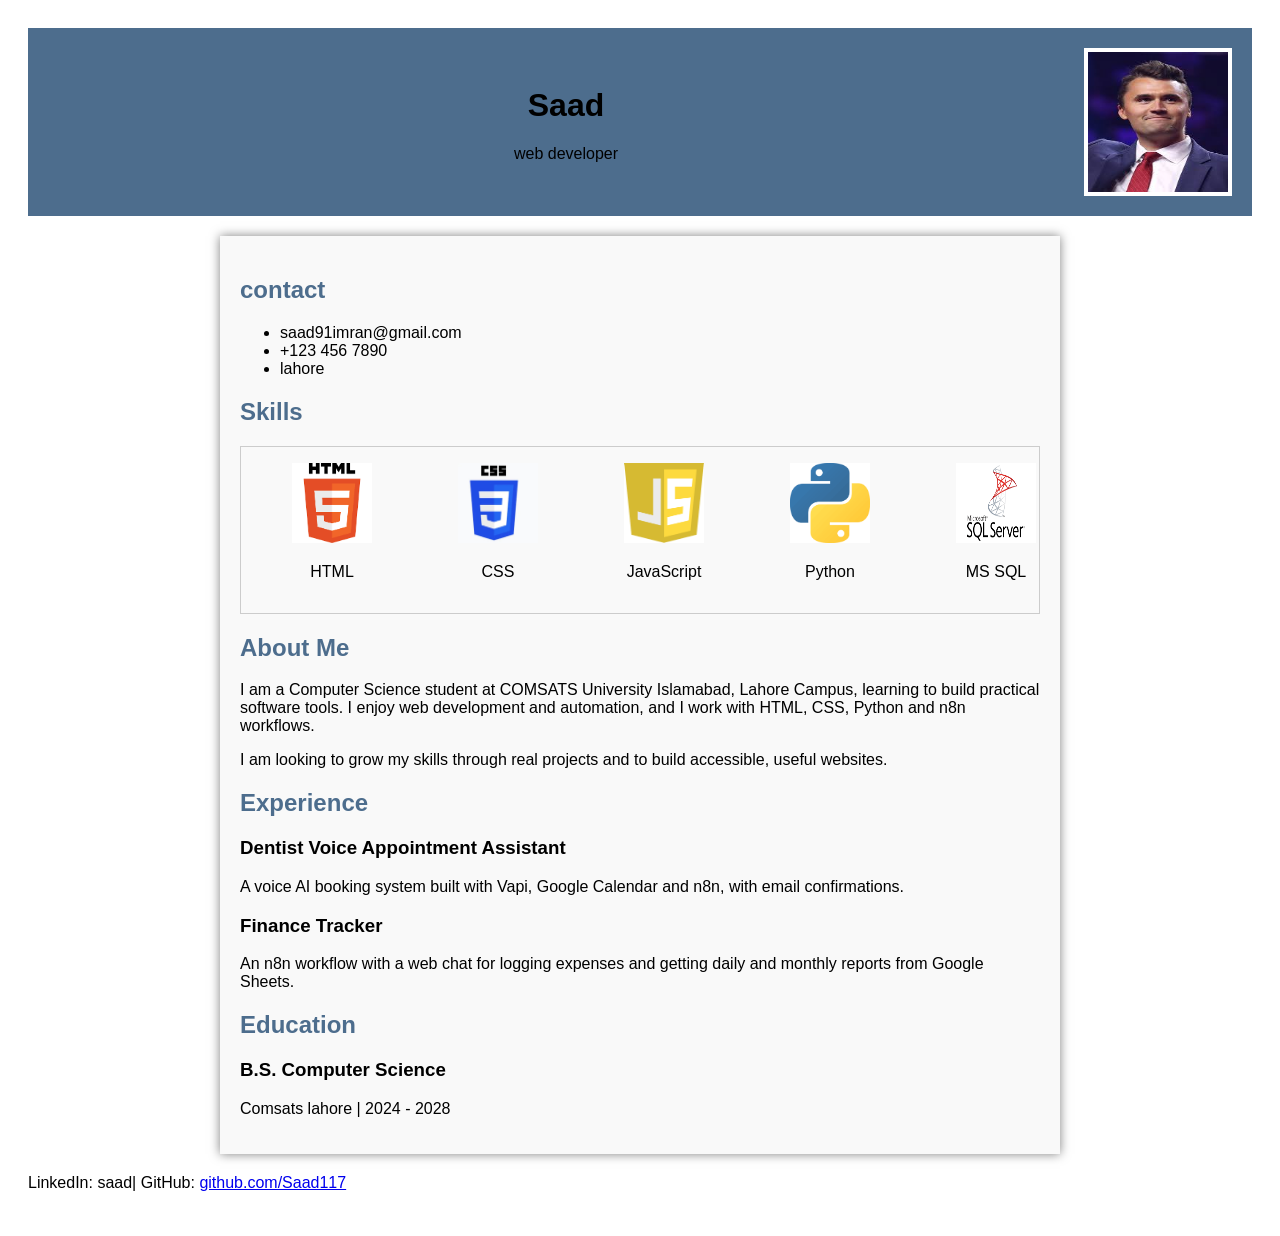
<file: index.html>
<!DOCTYPE html>
<html lang="en">
<head>
    <meta charset="UTF-8">
    <meta name="viewport" content="width=device-width, initial-scale=1.0">
    <title>saad-cc</title>
    <link rel="stylesheet" href="style.css">
</head>
<body>
    <header>
    <div class="intro">
        <h1>Saad</h1>
        <p class="tagline">web developer</p>
    </div>
    <img class="photo" src="images/images.jpg" alt="Portrait of Saad" width="140" height="140">
</header>

    <main>
        <section class="contact">
            <h2>contact</h2>
            <ul>
                <li>saad91imran@gmail.com</li>
                <li>+123 456 7890</li>
                <li>lahore</li>
            </ul>
        </section>

    <section class="skills">

    <section class="skills">
    <h2>Skills</h2>
    <div class="slider">
        <div class="slide">
            <img src="images/html.png" alt="HTML logo" width="80" height="80">
            <p>HTML</p>
        </div>
        <div class="slide">
            <img src="images/css.jpg" alt="CSS logo" width="80" height="80">
            <p>CSS</p>
        </div>
        <div class="slide">
            <img src="images/javascript.png" alt="JavaScript logo" width="80" height="80">
            <p>JavaScript</p>
        </div>
        <div class="slide">
            <img src="images/python.png" alt="Python logo" width="80" height="80">
            <p>Python</p>
        </div>
        <div class="slide">
            <img src="images/mssql.png" alt="MS SQL Server logo" width="80" height="80">
            <p>MS SQL</p>
        </div>
        <div class="slide">
            <img src="images/java.jpg" alt="Java logo" width="80" height="80">
            <p>Java</p>
        </div>
        <div class="slide">
            <img src="images/cpp.png" alt="C++ logo" width="80" height="80">
            <p>C++</p>
        </div>
    </div>
    </section>

        

        <section class="summary">
    <h2>About Me</h2>
    <p>I am a Computer Science student at COMSATS University Islamabad, Lahore Campus, learning to build practical software tools. I enjoy web development and automation, and I work with HTML, CSS, Python and n8n workflows.</p>
    <p>I am looking to grow my skills through real projects and to build accessible, useful websites.</p>
</section>

<section class="experience">
    <h2>Experience</h2>
   
    <article>
        <h3>Dentist Voice Appointment Assistant</h3>
        <p>A voice AI booking system built with Vapi, Google Calendar and n8n, with email confirmations.</p>
    </article>
    <article>
        <h3>Finance Tracker</h3>
        <p>An n8n workflow with a web chat for logging expenses and getting daily and monthly reports from Google Sheets.</p>
    </article>
</section>

        <section class="education">
            <h2>Education</h2>
            <article>
                <h3>B.S. Computer Science</h3>
                <p>Comsats lahore | 2024 - 2028</p>
            </article>
        </section>
    </main>

    <footer>
    <p>LinkedIn: saad| GitHub: <a href="https://github.com/Saad117">github.com/Saad117</a></p>
    </footer>
</body>
</html>
</file>
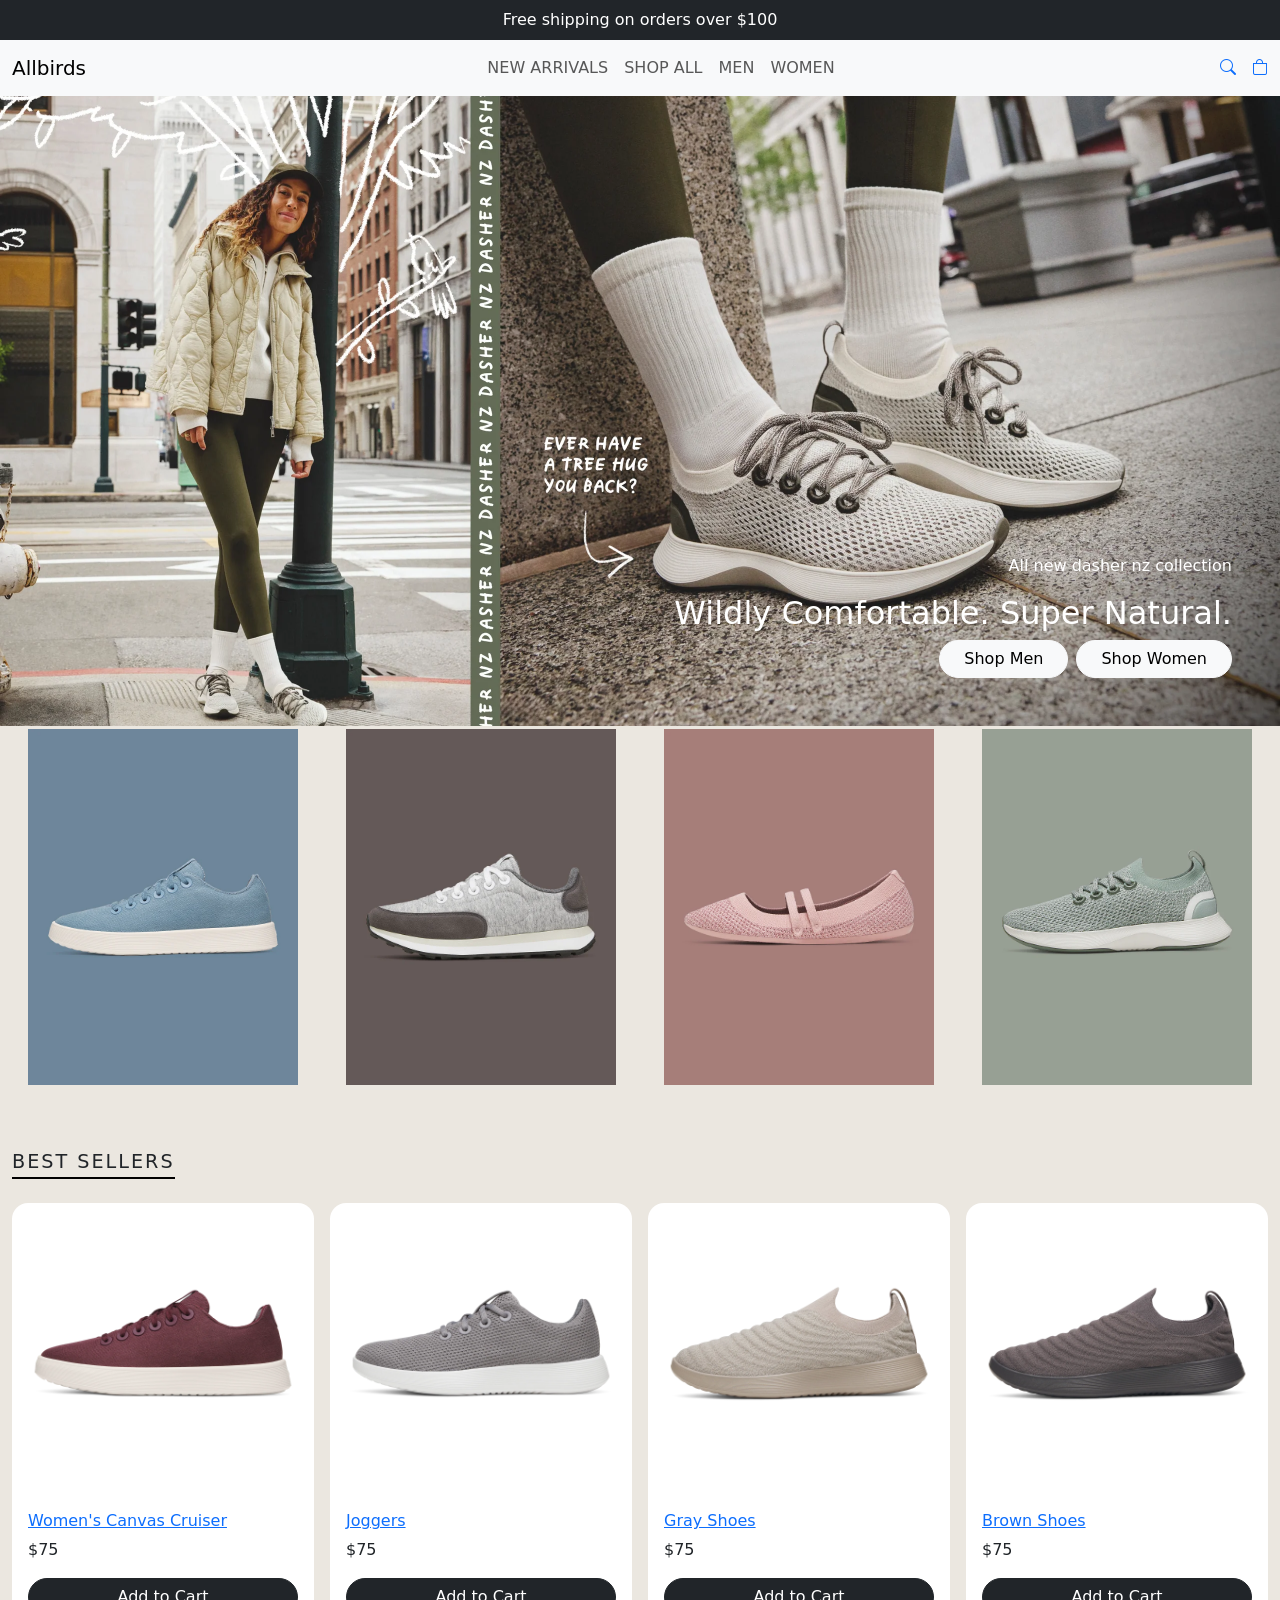
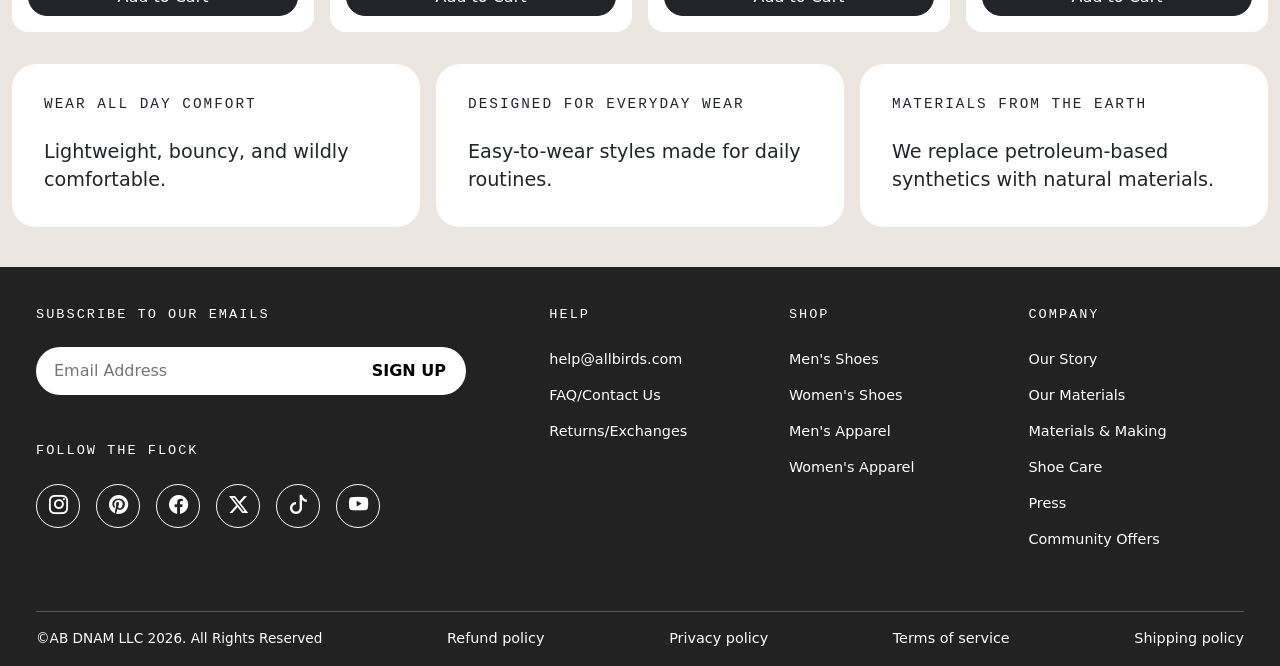
<file: assignment-2/index.html>
<!DOCTYPE html>
<html lang="en">
<head>
    <meta charset="UTF-8">
    <meta name="viewport" content="width=device-width, initial-scale=1.0">
    <title>Allbirds Clone</title>
    <link href="https://cdn.jsdelivr.net/npm/bootstrap@5.3.3/dist/css/bootstrap.min.css" rel="stylesheet">
    <link rel="stylesheet" href="style.css">
    <link rel="stylesheet" href="https://cdn.jsdelivr.net/npm/bootstrap-icons@1.11.3/font/bootstrap-icons.min.css">
</head>
<body>
    <header>
        <div class="bg-dark text-white text-center py-2">Free shipping on orders over $100</div>
        <nav class="navbar navbar-expand-lg bg-light">
            <div class="container-fluid">
                <button class="navbar-toggler" type="button" data-bs-toggle="collapse" data-bs-target=".navbar-collapse" aria-expanded="false" aria-label="Toggle navigation">
                    <span class="navbar-toggler-icon"></span>
                </button>
                <a class="navbar-brand" href="index.html">Allbirds</a>
                <div class="collapse navbar-collapse">
                    <ul class="navbar-nav mx-auto mb-2 mb-lg-0">
                        <li class="nav-item"><a class="nav-link" href="#">NEW ARRIVALS</a></li>
                        <li class="nav-item"><a class="nav-link" href="#">SHOP ALL</a></li>
                        <li class="nav-item"><a class="nav-link" href="#">MEN</a></li>
                        <li class="nav-item"><a class="nav-link" href="#">WOMEN</a></li>
                    </ul>
                </div>
                <div class="d-flex gap-3">
                    <a href="#"><i class="bi bi-search"></i></a>
                    <a href="#"><i class="bi bi-bag"></i></a>
                </div>
            </div>
        </nav>
    </header>

    <main>
        <section class="hero d-flex align-items-end justify-content-end">
            <div class="text-end p-5">
                <p>All new dasher nz collection</p>
                <h1 class="fs-2">Wildly Comfortable. Super Natural.</h1>
                <div class="d-flex gap-2 justify-content-end">
                    <a class="btn btn-light rounded-pill px-4" href="#">Shop Men</a>
                    <a class="btn btn-light rounded-pill px-4" href="#">Shop Women</a>
                </div>
            </div>
        </section>

        <section>
            <div class="container-fluid">
                <div class="row row-cols-1 row-cols-md-2 row-cols-lg-4 g-3">
                    <div class="col">
                        <div class="tile tile-blue">
                            <img src="images/shoe1.webp" alt="Blue sneaker" class="img-fluid px-3">
                            <a class="btn btn-outline-light rounded-pill" href="#">Shop Men</a>
                        </div>
                    </div>
                    <div class="col">
                        <div class="tile tile-brown">
                            <img src="images/shoe2.webp" alt="Gray and brown sneaker" class="img-fluid px-3">
                            <a class="btn btn-outline-light rounded-pill" href="#">Mens</a>
                        </div>
                    </div>
                    <div class="col">
                        <div class="tile tile-pink">
                            <img src="images/shoe3.webp" alt="Pink flat shoe" class="img-fluid px-3">
                            <a class="btn btn-outline-light rounded-pill" href="#">Womens</a>
                        </div>
                    </div>
                    <div class="col">
                        <div class="tile tile-green">
                            <img src="images/shoe4.webp" alt="Green knit sneaker" class="img-fluid px-3">
                            <a class="btn btn-outline-light rounded-pill" href="#">Best Sellers</a>
                        </div>
                    </div>
                </div>
            </div>
        </section>

        <section class="best-sellers">
            <div class="container-fluid">
                <h2>BEST SELLERS</h2>
                <div class="row row-cols-1 row-cols-md-2 row-cols-lg-4 g-3 flex-nowrap overflow-x-auto">
                    <div class="col">
                        <div class="card">
                            <img src="images/best seller1.webp" class="card-img-top" alt="Women's canvas cruiser sneaker">
                            <div class="card-body">
                                <h5 class="card-title"><a href="product.html">Women's Canvas Cruiser</a></h5>
                                <p class="card-text">$75</p>
                                <a class="btn btn-dark rounded-pill w-100" href="#">Add to Cart</a>
                            </div>
                        </div>
                    </div>
                    <div class="col">
                        <div class="card">
                            <img src="images/best seller2.webp" class="card-img-top" alt="Jogger shoes">
                            <div class="card-body">
                                <h5 class="card-title"><a href="product.html">Joggers</a></h5>
                                <p class="card-text">$75</p>
                                <a class="btn btn-dark rounded-pill w-100" href="#">Add to Cart</a>
                            </div>
                        </div>
                    </div>
                    <div class="col">
                        <div class="card">
                            <img src="images/best seller3.webp" class="card-img-top" alt="Gray shoes">
                            <div class="card-body">
                                <h5 class="card-title"><a href="product.html">Gray Shoes</a></h5>
                                <p class="card-text">$75</p>
                                <a class="btn btn-dark rounded-pill w-100" href="#">Add to Cart</a>
                            </div>
                        </div>
                    </div>
                    <div class="col">
                        <div class="card">
                            <img src="images/best seller4.webp" class="card-img-top" alt="Brown shoes">
                            <div class="card-body">
                                <h5 class="card-title"><a href="product.html">Brown Shoes</a></h5>
                                <p class="card-text">$75</p>
                                <a class="btn btn-dark rounded-pill w-100" href="#">Add to Cart</a>
                            </div>
                        </div>
                    </div>
                    <div class="col">
                        <div class="card">
                            <img src="images/shoe4.webp" class="card-img-top" alt="Green knit sneaker">
                            <div class="card-body">
                                <h5 class="card-title"><a href="product.html">Women's Green Sneaker</a></h5>
                                <p class="card-text">$75</p>
                                <a class="btn btn-dark rounded-pill w-100" href="#">Add to Cart</a>
                            </div>
                        </div>
                    </div>
                    <div class="col">
                        <div class="card">
                            <img src="images/shoe3.webp" class="card-img-top" alt="Pink flat shoes">
                            <div class="card-body">
                                <h5 class="card-title"><a href="product.html">Women's Pink Shoes</a></h5>
                                <p class="card-text">$35</p>
                                <a class="btn btn-dark rounded-pill w-100" href="#">Add to Cart</a>
                            </div>
                        </div>
                    </div>
                    <div class="col">
                        <div class="card">
                            <img src="images/shoe2.webp" class="card-img-top" alt="Gray and brown runner">
                            <div class="card-body">
                                <h5 class="card-title"><a href="product.html">Women's Runners</a></h5>
                                <p class="card-text">$65</p>
                                <a class="btn btn-dark rounded-pill w-100" href="#">Add to Cart</a>
                            </div>
                        </div>
                    </div>
                    <div class="col">
                        <div class="card">
                            <img src="images/shoe1.webp" class="card-img-top" alt="Blue sneaker">
                            <div class="card-body">
                                <h5 class="card-title"><a href="product.html">Blue Shoes</a></h5>
                                <p class="card-text">$75</p>
                                <a class="btn btn-dark rounded-pill w-100" href="#">Add to Cart</a>
                            </div>
                        </div>
                    </div>
                </div>
            </div>
        </section>

        <section class="info-section">
            <div class="container-fluid">
                <div class="row row-cols-1 row-cols-md-2 row-cols-lg-3 g-3">
                    <div class="col">
                        <div class="info-card">
                            <h5>Wear all day comfort</h5>
                            <p>Lightweight, bouncy, and wildly comfortable.</p>
                        </div>
                    </div>
                    <div class="col">
                        <div class="info-card">
                            <h5>Designed for everyday wear</h5>
                            <p>Easy-to-wear styles made for daily routines.</p>
                        </div>
                    </div>
                    <div class="col">
                        <div class="info-card">
                            <h5>Materials from the earth</h5>
                            <p>We replace petroleum-based synthetics with natural materials.</p>
                        </div>
                    </div>
                </div>
            </div>
        </section>
    </main>

    <footer class="site-footer">
        <div class="container-fluid">
            <div class="row g-4">
                <div class="col-12 col-lg-5">
                    <h5>Subscribe to our emails</h5>
                    <form class="signup">
                        <input class="signup-input" type="email" placeholder="Email Address">
                        <button class="signup-btn" type="button">Sign Up</button>
                    </form>

                    <h5 class="follow-heading">Follow the flock</h5>
                    <div class="d-flex gap-3">
                        <a class="social" href="#"><i class="bi bi-instagram"></i></a>
                        <a class="social" href="#"><i class="bi bi-pinterest"></i></a>
                        <a class="social" href="#"><i class="bi bi-facebook"></i></a>
                        <a class="social" href="#"><i class="bi bi-twitter-x"></i></a>
                        <a class="social" href="#"><i class="bi bi-tiktok"></i></a>
                        <a class="social" href="#"><i class="bi bi-youtube"></i></a>
                    </div>
                </div>

                <div class="col-12 col-lg-7">
                    <div class="row row-cols-1 row-cols-md-3 g-4">
                        <div class="col">
                            <h5>Help</h5>
                            <ul>
                                <li><a href="#">help@allbirds.com</a></li>
                                <li><a href="#">FAQ/Contact Us</a></li>
                                <li><a href="#">Returns/Exchanges</a></li>
                            </ul>
                        </div>
                        <div class="col">
                            <h5>Shop</h5>
                            <ul>
                                <li><a href="#">Men's Shoes</a></li>
                                <li><a href="#">Women's Shoes</a></li>
                                <li><a href="#">Men's Apparel</a></li>
                                <li><a href="#">Women's Apparel</a></li>
                            </ul>
                        </div>
                        <div class="col">
                            <h5>Company</h5>
                            <ul>
                                <li><a href="#">Our Story</a></li>
                                <li><a href="#">Our Materials</a></li>
                                <li><a href="#">Materials &amp; Making</a></li>
                                <li><a href="#">Shoe Care</a></li>
                                <li><a href="#">Press</a></li>
                                <li><a href="#">Community Offers</a></li>
                            </ul>
                        </div>
                    </div>
                </div>
            </div>

            <div class="footer-bottom d-flex flex-wrap justify-content-between gap-3">
                <span>&copy;AB DNAM LLC 2026. All Rights Reserved</span>
                <a href="#">Refund policy</a>
                <a href="#">Privacy policy</a>
                <a href="#">Terms of service</a>
                <a href="#">Shipping policy</a>
            </div>
        </div>
    </footer>

    <script src="https://cdn.jsdelivr.net/npm/bootstrap@5.3.3/dist/js/bootstrap.bundle.min.js"></script>
</body>
</html>
</file>
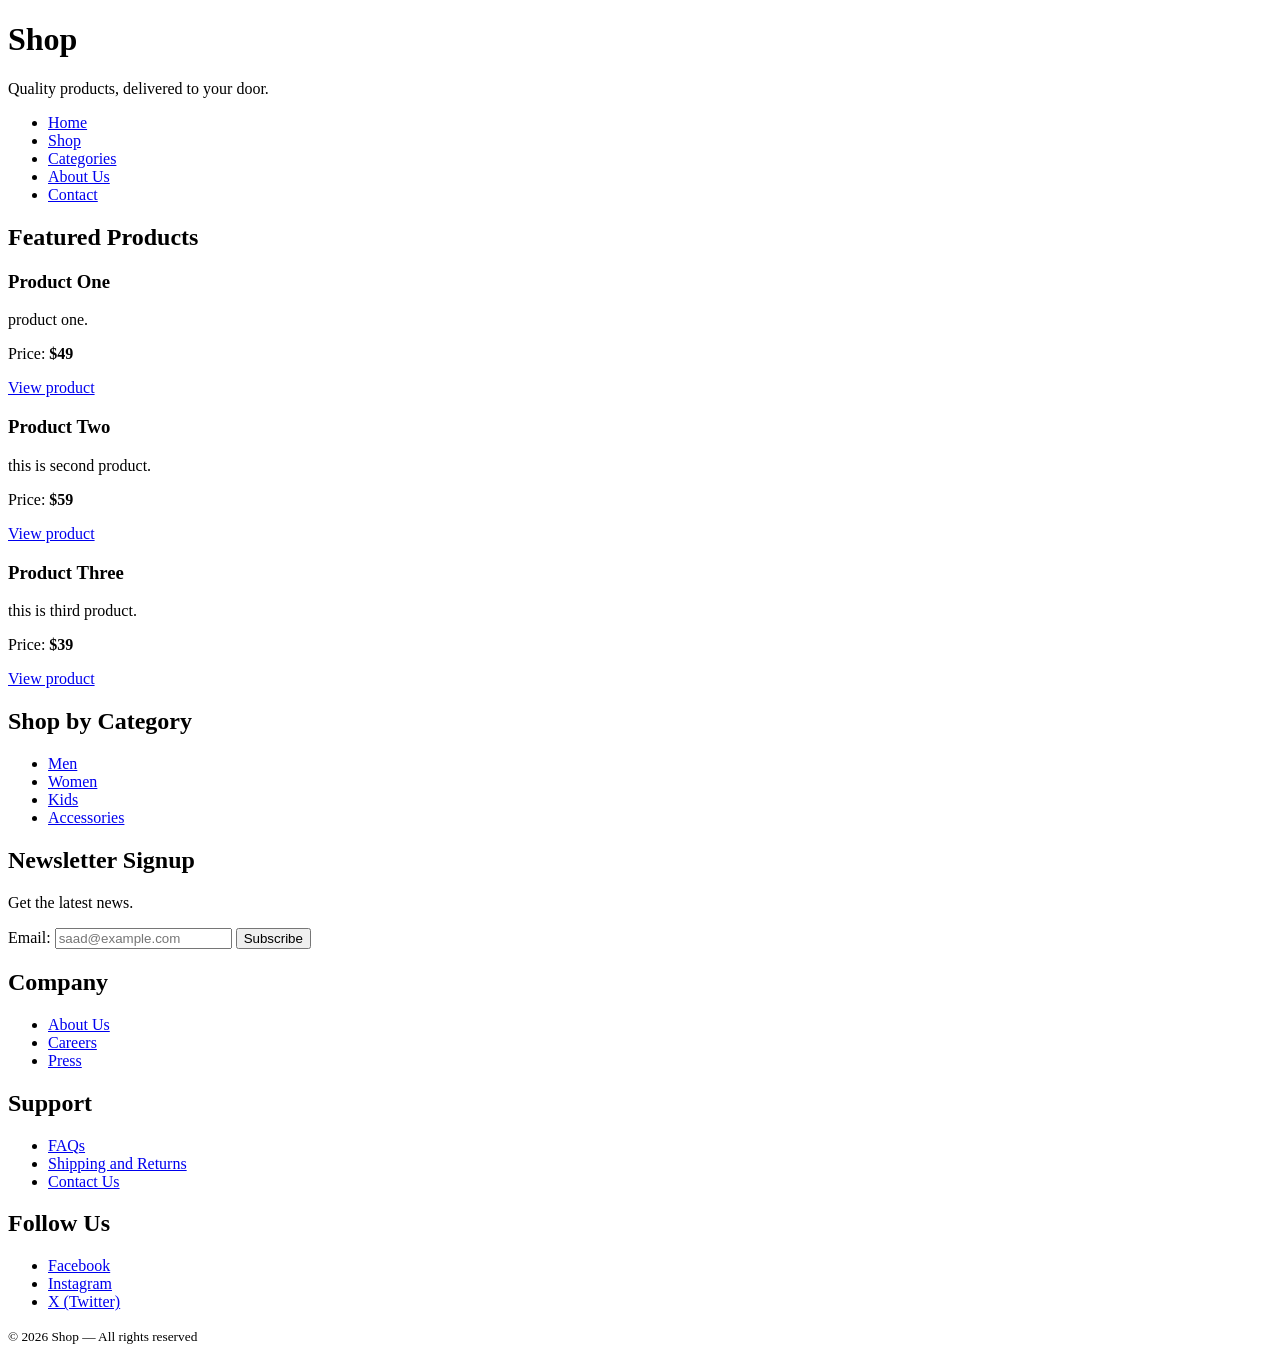
<file: lab task 1/index.html>
<!DOCTYPE html>
<html lang="en">
<head>
  <meta charset="UTF-8">
  <meta name="viewport" content="width=device-width, initial-scale=1.0">
  <title>Shop</title>
</head>
<body>

  <header>
    <h1>Shop</h1>
    <p>Quality products, delivered to your door.</p>

    <nav>
      <ul>
        <li><a href=#>Home</a></li>
        <li><a href=#>Shop</a></li>
        <li><a href=#>Categories</a></li>
        <li><a href=#>About Us</a></li>
        <li><a href=#>Contact</a></li>
      </ul>
    </nav>
  </header>


  <main>

    <section>
      <h2>Featured Products</h2>

      <article>
        <h3>Product One</h3>
        <p>product one.</p>
        <p>Price: <strong>$49</strong></p>
        <a href=#>View product</a>
      </article>

      <article>
        <h3>Product Two</h3>
        <p>this is second product.</p>
        <p>Price: <strong>$59</strong></p>
        <a href=#>View product</a>
      </article>

      <article>
        <h3>Product Three</h3>
        <p>this is third product.</p>
        <p>Price: <strong>$39</strong></p>
        <a href=#>View product</a>
      </article>
    </section>

    <section>
      <h2>Shop by Category</h2>
      <ul>
        <li><a href=#>Men</a></li>
        <li><a href=#>Women</a></li>
        <li><a href=#>Kids</a></li>
        <li><a href=#>Accessories</a></li>
      </ul>
    </section>

    <section>
      <h2>Newsletter Signup</h2>
      <p>Get the latest news.</p>

      <form action="/subscribe" method="POST">
        <label for="email">Email:</label>
        <input type="email" class="email" name="email" placeholder="saad@example.com" required>
        <button type="submit">Subscribe</button>
      </form>
    </section>

  </main>

  <footer>
    <section>
      <h2>Company</h2>
      <ul>
        <li><a href=#>About Us</a></li>
        <li><a href=#>Careers</a></li>
        <li><a href=#>Press</a></li>
      </ul>
    </section>

    <section>
      <h2>Support</h2>
      <ul>
        <li><a href=#>FAQs</a></li>
        <li><a href=#>Shipping and Returns</a></li>
        <li><a href=#>Contact Us</a></li>
      </ul>
    </section>

    <section>
      <h2>Follow Us</h2>
      <ul>
        <li><a href="https://www.facebook.com" target="_blank" rel="noopener noreferrer">Facebook</a></li>
        <li><a href="https://www.instagram.com" target="_blank" rel="noopener noreferrer">Instagram</a></li>
        <li><a href="https://x.com" target="_blank" rel="noopener noreferrer">X (Twitter)</a></li>
      </ul>
    </section>

    <p><small>&copy; 2026 Shop &mdash; All rights reserved</small></p>
  </footer>

</body>
</html>
</file>
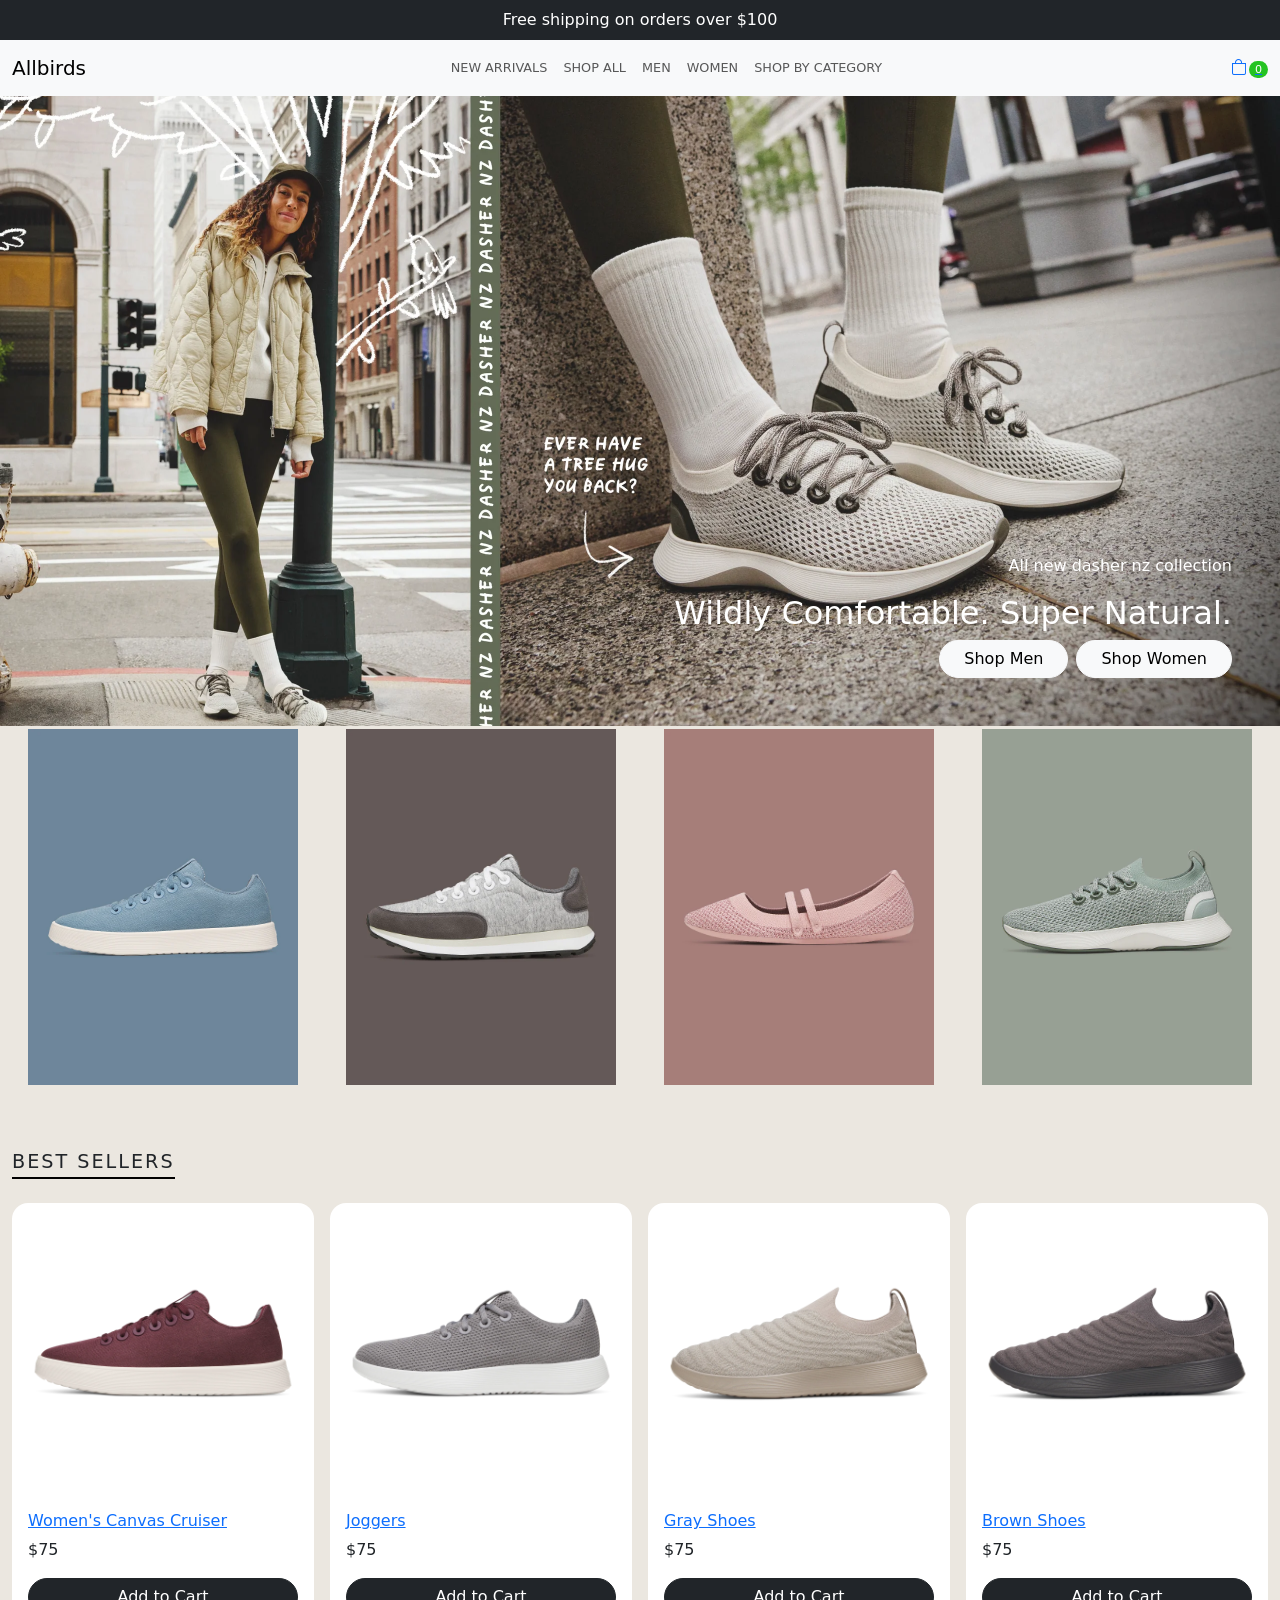
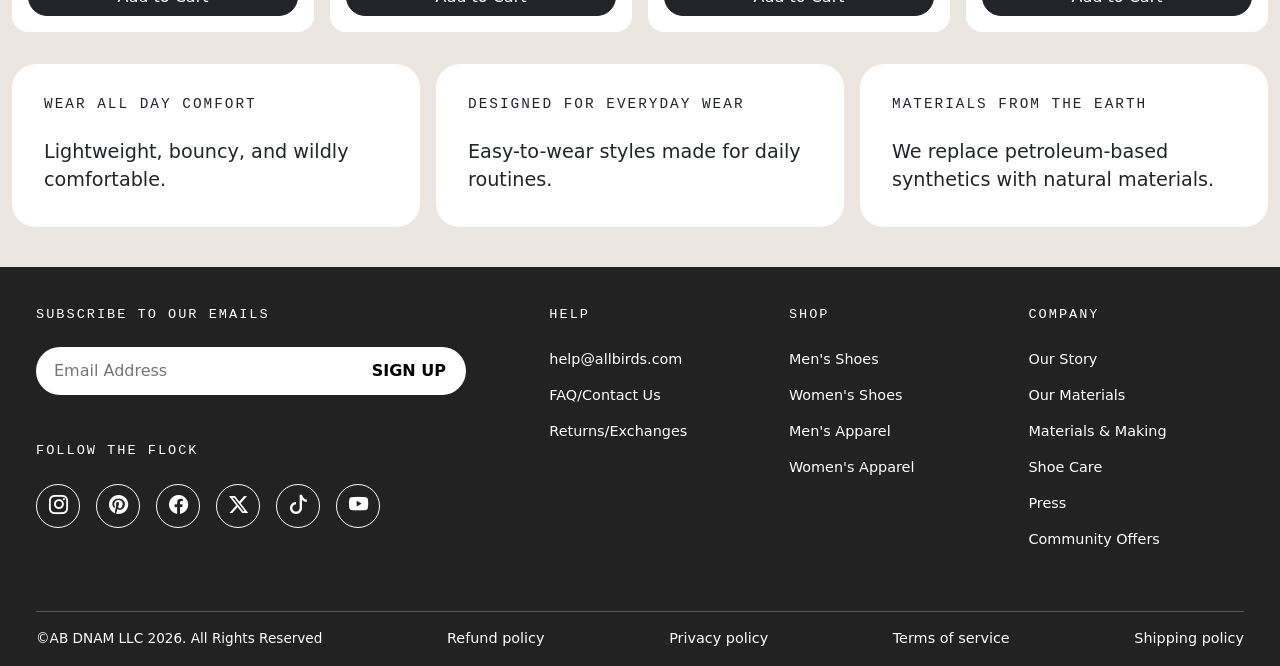
<file: midterm/assignment-2/index.html>
<!DOCTYPE html>
<html lang="en">
<head>
    <meta charset="UTF-8">
    <meta name="viewport" content="width=device-width, initial-scale=1.0">
    <title>Allbirds Clone</title>
    <link href="https://cdn.jsdelivr.net/npm/bootstrap@5.3.3/dist/css/bootstrap.min.css" rel="stylesheet">
    <link rel="stylesheet" href="style.css">
    <link rel="stylesheet" href="https://cdn.jsdelivr.net/npm/bootstrap-icons@1.11.3/font/bootstrap-icons.min.css">
</head>
<body>
    <header>
        <div class="bg-dark text-white text-center py-2">Free shipping on orders over $100</div>
        <nav class="navbar bg-light">
            <div class="container-fluid">
                <button class="navbar-toggler" type="button" data-bs-toggle="collapse" data-bs-target=".navbar-collapse" aria-expanded="false" aria-label="Toggle navigation">
                    <span class="navbar-toggler-icon"></span>
                </button>
                <a class="navbar-brand" href="index.html">Allbirds</a>
                <div class="collapse navbar-collapse">
                    <ul class="navbar-nav mx-auto mb-2 mb-lg-0">
                        <li class="nav-item"><a class="nav-link" href="#">NEW ARRIVALS</a></li>
                        <li class="nav-item"><a class="nav-link" href="#">SHOP ALL</a></li>
                        <li class="nav-item"><a class="nav-link" href="#">MEN</a></li>
                        <li class="nav-item"><a class="nav-link" href="#">WOMEN</a></li>

                        <li class="nav-item mega-item">
    <a class="nav-link" href="#">SHOP BY CATEGORY</a>

    <div class="mega-panel">
        <div>
            <h6>Men</h6>
            <ul>
                <li><a href="#">Sneakers</a></li>
                <li><a href="#">Runners</a></li>
                <li><a href="#">Slip-Ons</a></li>
                <li><a href="#">Boots</a></li>
            </ul>
        </div>
        <div>
            <h6>Women</h6>
            <ul>
                <li><a href="#">Sneakers</a></li>
                <li><a href="#">Flats</a></li>
                <li><a href="#">Runners</a></li>
                <li><a href="#">Slip-Ons</a></li>
            </ul>
        </div>
        <div>
            <h6>Kids</h6>
            <ul>
                <li><a href="#">Toddlers</a></li>
                <li><a href="#">Little Kids</a></li>
                <li><a href="#">Big Kids</a></li>
                <li><a href="#">School Shoes</a></li>
            </ul>
        </div>
        <div>
            <h6>Apparel</h6>
            <ul>
                <li><a href="#">Tees</a></li>
                <li><a href="#">Hoodies</a></li>
                <li><a href="#">Socks</a></li>
                <li><a href="#">Underwear</a></li>
            </ul>
        </div>
        <div>
            <h6>Sale</h6>
            <ul>
                <li><a href="#">Men's Sale</a></li>
                <li><a href="#">Women's Sale</a></li>
                <li><a href="#">Kids' Sale</a></li>
                <li><a href="#">Last Chance</a></li>
            </ul>
        </div>
    </div>

    <div class="mega-accordion">
        <details>
            <summary>Men</summary>
            <ul>
                <li><a href="#">Sneakers</a></li>
                <li><a href="#">Runners</a></li>
                <li><a href="#">Slip-Ons</a></li>
                <li><a href="#">Boots</a></li>
            </ul>
        </details>
        <details>
            <summary>Women</summary>
            <ul>
                <li><a href="#">Sneakers</a></li>
                <li><a href="#">Flats</a></li>
                <li><a href="#">Runners</a></li>
                <li><a href="#">Slip-Ons</a></li>
            </ul>
        </details>
        <details>
            <summary>Kids</summary>
            <ul>
                <li><a href="#">Toddlers</a></li>
                <li><a href="#">Little Kids</a></li>
                <li><a href="#">Big Kids</a></li>
                <li><a href="#">School Shoes</a></li>
            </ul>
        </details>
        <details>
            <summary>Apparel</summary>
            <ul>
                <li><a href="#">Tees</a></li>
                <li><a href="#">Hoodies</a></li>
                <li><a href="#">Socks</a></li>
                <li><a href="#">Underwear</a></li>
            </ul>
        </details>
        <details>
            <summary>Sale</summary>
            <ul>
                <li><a href="#">Men's Sale</a></li>
                <li><a href="#">Women's Sale</a></li>
                <li><a href="#">Kids' Sale</a></li>
                <li><a href="#">Last Chance</a></li>
            </ul>
        </details>
    </div>
</li>
                    </ul>
                </div>
<div class="cart-wrap">
    <a href="checkout.html" id="cart-icon"><i class="bi bi-bag"></i><span id="cart-badge">0</span></a>
    <div id="mini-cart">
        <ul id="cart-list"></ul>
        <p>Total: $<span id="cart-total">0</span></p>
        <a class="btn btn-dark rounded-pill w-100" href="checkout.html">Checkout</a>
    </div>
</div>
            </div>
        </nav>
    </header>

    <main>
        <section class="hero d-flex align-items-end justify-content-end">
            <div class="text-end p-5">
                <p>All new dasher nz collection</p>
                <h1 class="fs-2">Wildly Comfortable. Super Natural.</h1>
                <div class="d-flex gap-2 justify-content-end">
                    <a class="btn btn-light rounded-pill px-4" href="#">Shop Men</a>
                    <a class="btn btn-light rounded-pill px-4" href="#">Shop Women</a>
                </div>
            </div>
        </section>

        <section>
            <div class="container-fluid">
                <div class="row row-cols-1 row-cols-md-2 row-cols-lg-4 g-3">
                    <div class="col">
                        <div class="tile tile-blue">
                            <img src="images/shoe1.webp" alt="Blue sneaker" class="img-fluid px-3">
                            <a class="btn btn-outline-light rounded-pill" href="#">Shop Men</a>
                        </div>
                    </div>
                    <div class="col">
                        <div class="tile tile-brown">
                            <img src="images/shoe2.webp" alt="Gray and brown sneaker" class="img-fluid px-3">
                            <a class="btn btn-outline-light rounded-pill" href="#">Mens</a>
                        </div>
                    </div>
                    <div class="col">
                        <div class="tile tile-pink">
                            <img src="images/shoe3.webp" alt="Pink flat shoe" class="img-fluid px-3">
                            <a class="btn btn-outline-light rounded-pill" href="#">Womens</a>
                        </div>
                    </div>
                    <div class="col">
                        <div class="tile tile-green">
                            <img src="images/shoe4.webp" alt="Green knit sneaker" class="img-fluid px-3">
                            <a class="btn btn-outline-light rounded-pill" href="#">Best Sellers</a>
                        </div>
                    </div>
                </div>
            </div>
        </section>

        <section class="best-sellers">
            <div class="container-fluid">
                <h2>BEST SELLERS</h2>
                <div class="row row-cols-1 row-cols-md-2 row-cols-lg-4 g-3 flex-nowrap overflow-x-auto">
                    <div class="col">
                        <div class="card">
                            <img src="images/best seller1.webp" class="card-img-top" alt="Women's canvas cruiser sneaker">
                            <div class="card-body">
                                <h5 class="card-title"><a href="product.html">Women's Canvas Cruiser</a></h5>
                                <p class="card-text">$75</p>
                                <a class="btn btn-dark rounded-pill w-100" href="#">Add to Cart</a>
                            </div>
                        </div>
                    </div>
                    <div class="col">
                        <div class="card">
                            <img src="images/best seller2.webp" class="card-img-top" alt="Jogger shoes">
                            <div class="card-body">
                                <h5 class="card-title"><a href="product.html">Joggers</a></h5>
                                <p class="card-text">$75</p>
                                <a class="btn btn-dark rounded-pill w-100" href="#">Add to Cart</a>
                            </div>
                        </div>
                    </div>
                    <div class="col">
                        <div class="card">
                            <img src="images/best seller3.webp" class="card-img-top" alt="Gray shoes">
                            <div class="card-body">
                                <h5 class="card-title"><a href="product.html">Gray Shoes</a></h5>
                                <p class="card-text">$75</p>
                                <a class="btn btn-dark rounded-pill w-100" href="#">Add to Cart</a>
                            </div>
                        </div>
                    </div>
                    <div class="col">
                        <div class="card">
                            <img src="images/best seller4.webp" class="card-img-top" alt="Brown shoes">
                            <div class="card-body">
                                <h5 class="card-title"><a href="product.html">Brown Shoes</a></h5>
                                <p class="card-text">$75</p>
                                <a class="btn btn-dark rounded-pill w-100" href="#">Add to Cart</a>
                            </div>
                        </div>
                    </div>
                    <div class="col">
                        <div class="card">
                            <img src="images/shoe4.webp" class="card-img-top" alt="Green knit sneaker">
                            <div class="card-body">
                                <h5 class="card-title"><a href="product.html">Women's Green Sneaker</a></h5>
                                <p class="card-text">$75</p>
                                <a class="btn btn-dark rounded-pill w-100" href="#">Add to Cart</a>
                            </div>
                        </div>
                    </div>
                    <div class="col">
                        <div class="card">
                            <img src="images/shoe3.webp" class="card-img-top" alt="Pink flat shoes">
                            <div class="card-body">
                                <h5 class="card-title"><a href="product.html">Women's Pink Shoes</a></h5>
                                <p class="card-text">$35</p>
                                <a class="btn btn-dark rounded-pill w-100" href="#">Add to Cart</a>
                            </div>
                        </div>
                    </div>
                    <div class="col">
                        <div class="card">
                            <img src="images/shoe2.webp" class="card-img-top" alt="Gray and brown runner">
                            <div class="card-body">
                                <h5 class="card-title"><a href="product.html">Women's Runners</a></h5>
                                <p class="card-text">$65</p>
                                <a class="btn btn-dark rounded-pill w-100" href="#">Add to Cart</a>
                            </div>
                        </div>
                    </div>
                    <div class="col">
                        <div class="card">
                            <img src="images/shoe1.webp" class="card-img-top" alt="Blue sneaker">
                            <div class="card-body">
                                <h5 class="card-title"><a href="product.html">Blue Shoes</a></h5>
                                <p class="card-text">$75</p>
                                <a class="btn btn-dark rounded-pill w-100" href="#">Add to Cart</a>
                            </div>
                        </div>
                    </div>
                </div>
            </div>
        </section>

        <section class="info-section">
            <div class="container-fluid">
                <div class="row row-cols-1 row-cols-md-2 row-cols-lg-3 g-3">
                    <div class="col">
                        <div class="info-card">
                            <h5>Wear all day comfort</h5>
                            <p>Lightweight, bouncy, and wildly comfortable.</p>
                        </div>
                    </div>
                    <div class="col">
                        <div class="info-card">
                            <h5>Designed for everyday wear</h5>
                            <p>Easy-to-wear styles made for daily routines.</p>
                        </div>
                    </div>
                    <div class="col">
                        <div class="info-card">
                            <h5>Materials from the earth</h5>
                            <p>We replace petroleum-based synthetics with natural materials.</p>
                        </div>
                    </div>
                </div>
            </div>
        </section>
    </main>

    <footer class="site-footer">
        <div class="container-fluid">
            <div class="row g-4">
                <div class="col-12 col-lg-5">
                    <h5>Subscribe to our emails</h5>
                    <form class="signup">
                        <input class="signup-input" type="email" placeholder="Email Address">
                        <button class="signup-btn" type="button">Sign Up</button>
                    </form>

                    <h5 class="follow-heading">Follow the flock</h5>
                    <div class="d-flex gap-3">
                        <a class="social" href="#"><i class="bi bi-instagram"></i></a>
                        <a class="social" href="#"><i class="bi bi-pinterest"></i></a>
                        <a class="social" href="#"><i class="bi bi-facebook"></i></a>
                        <a class="social" href="#"><i class="bi bi-twitter-x"></i></a>
                        <a class="social" href="#"><i class="bi bi-tiktok"></i></a>
                        <a class="social" href="#"><i class="bi bi-youtube"></i></a>
                    </div>
                </div>

                <div class="col-12 col-lg-7">
                    <div class="row row-cols-1 row-cols-md-3 g-4">
                        <div class="col">
                            <h5>Help</h5>
                            <ul>
                                <li><a href="#">help@allbirds.com</a></li>
                                <li><a href="#">FAQ/Contact Us</a></li>
                                <li><a href="#">Returns/Exchanges</a></li>
                            </ul>
                        </div>
                        <div class="col">
                            <h5>Shop</h5>
                            <ul>
                                <li><a href="#">Men's Shoes</a></li>
                                <li><a href="#">Women's Shoes</a></li>
                                <li><a href="#">Men's Apparel</a></li>
                                <li><a href="#">Women's Apparel</a></li>
                            </ul>
                        </div>
                        <div class="col">
                            <h5>Company</h5>
                            <ul>
                                <li><a href="#">Our Story</a></li>
                                <li><a href="#">Our Materials</a></li>
                                <li><a href="#">Materials &amp; Making</a></li>
                                <li><a href="#">Shoe Care</a></li>
                                <li><a href="#">Press</a></li>
                                <li><a href="#">Community Offers</a></li>
                            </ul>
                        </div>
                    </div>
                </div>
            </div>

            <div class="footer-bottom d-flex flex-wrap justify-content-between gap-3">
                <span>&copy;AB DNAM LLC 2026. All Rights Reserved</span>
                <a href="#">Refund policy</a>
                <a href="#">Privacy policy</a>
                <a href="#">Terms of service</a>
                <a href="#">Shipping policy</a>
            </div>
        </div>
    </footer>

    <script src="https://cdn.jsdelivr.net/npm/bootstrap@5.3.3/dist/js/bootstrap.bundle.min.js"></script>
    <script src="script.js"></script>
</body>
</html>
</file>
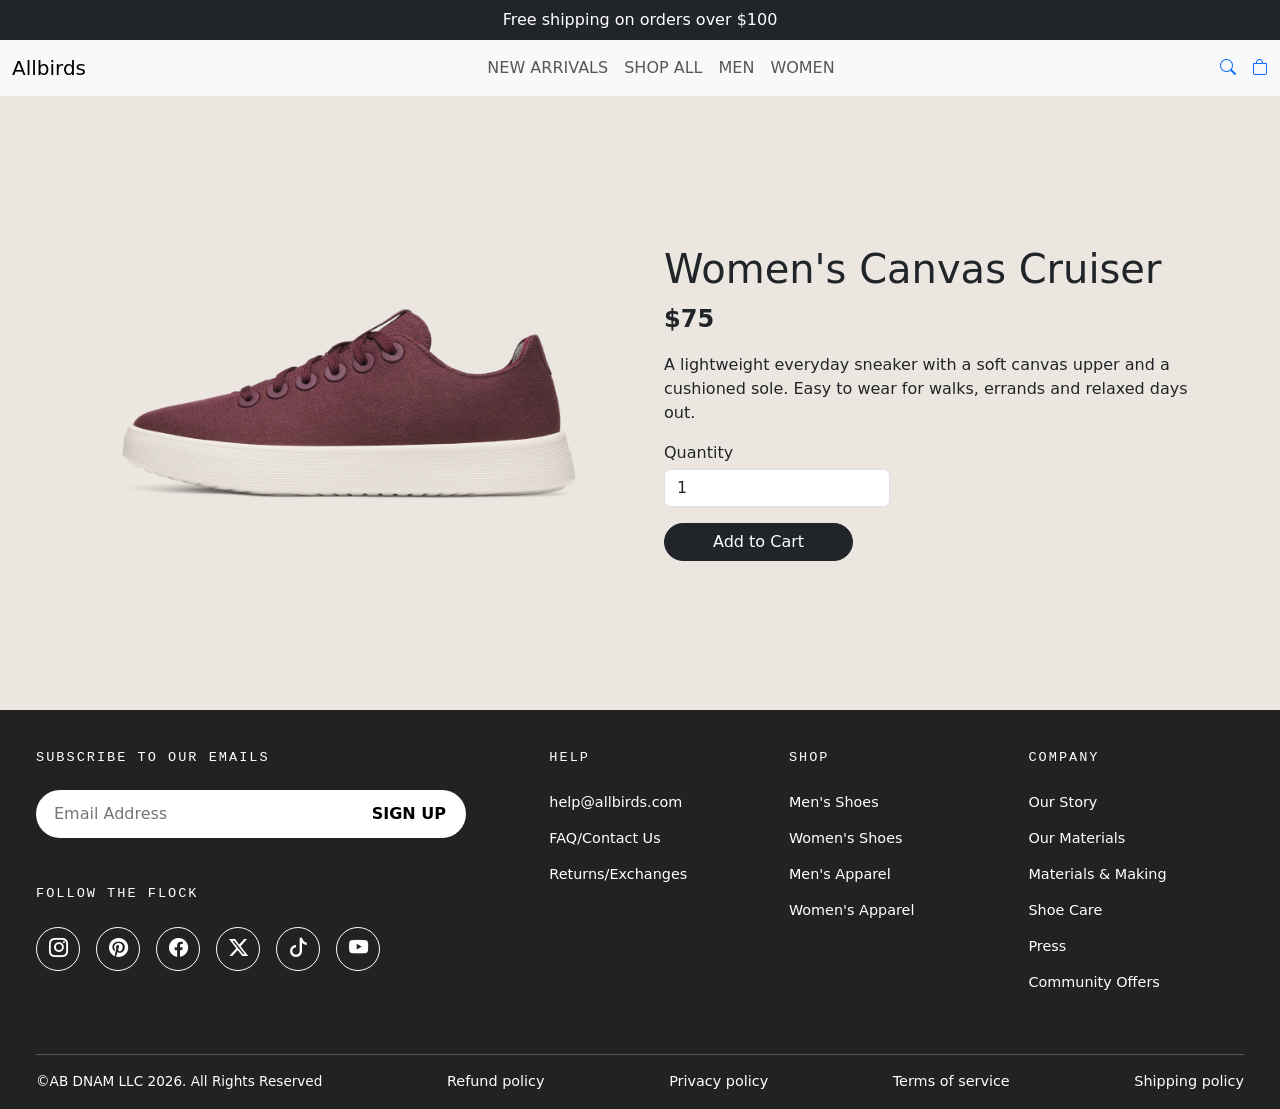
<file: assignment-2/product.html>
<!DOCTYPE html>
<html lang="en">
<head>
    <meta charset="UTF-8">
    <meta name="viewport" content="width=device-width, initial-scale=1.0">
    <title>Women's Canvas Cruiser | Allbirds Clone</title>
    <link href="https://cdn.jsdelivr.net/npm/bootstrap@5.3.3/dist/css/bootstrap.min.css" rel="stylesheet">
    <link rel="stylesheet" href="style.css">
    <link rel="stylesheet" href="https://cdn.jsdelivr.net/npm/bootstrap-icons@1.11.3/font/bootstrap-icons.min.css">
</head>
<body>
    <header>
        <div class="bg-dark text-white text-center py-2">Free shipping on orders over $100</div>
        <nav class="navbar navbar-expand-lg bg-light">
            <div class="container-fluid">
                <button class="navbar-toggler" type="button" data-bs-toggle="collapse" data-bs-target=".navbar-collapse" aria-expanded="false" aria-label="Toggle navigation">
                    <span class="navbar-toggler-icon"></span>
                </button>
                <a class="navbar-brand" href="index.html">Allbirds</a>
                <div class="collapse navbar-collapse">
                    <ul class="navbar-nav mx-auto mb-2 mb-lg-0">
                        <li class="nav-item"><a class="nav-link" href="#">NEW ARRIVALS</a></li>
                        <li class="nav-item"><a class="nav-link" href="#">SHOP ALL</a></li>
                        <li class="nav-item"><a class="nav-link" href="#">MEN</a></li>
                        <li class="nav-item"><a class="nav-link" href="#">WOMEN</a></li>
                    </ul>
                </div>
                <div class="d-flex gap-3">
                    <a href="#"><i class="bi bi-search"></i></a>
                    <a href="#"><i class="bi bi-bag"></i></a>
                </div>
            </div>
        </nav>
    </header>

    <main>
        <section class="product-section">
            <div class="container">
                <div class="row g-5 align-items-center">
                    <div class="col-12 col-md-6">
                        <img class="product-img img-fluid" src="images/best seller1.webp" alt="Women's canvas cruiser sneaker">
                    </div>
                    <div class="col-12 col-md-6">
                        <h1>Women's Canvas Cruiser</h1>
                        <p class="product-price">$75</p>
                        <p>A lightweight everyday sneaker with a soft canvas upper and a cushioned sole. Easy to wear for walks, errands and relaxed days out.</p>

                        <label class="d-block mb-3">
                            Quantity
                            <input class="form-control w-auto mt-1" type="number" min="1" value="1">
                        </label>

                        <a class="btn btn-dark rounded-pill px-5" href="#">Add to Cart</a>
                    </div>
                </div>
            </div>
        </section>
    </main>

    <footer class="site-footer">
        <div class="container-fluid">
            <div class="row g-4">
                <div class="col-12 col-lg-5">
                    <h5>Subscribe to our emails</h5>
                    <form class="signup">
                        <input class="signup-input" type="email" placeholder="Email Address">
                        <button class="signup-btn" type="button">Sign Up</button>
                    </form>

                    <h5 class="follow-heading">Follow the flock</h5>
                    <div class="d-flex gap-3">
                        <a class="social" href="#"><i class="bi bi-instagram"></i></a>
                        <a class="social" href="#"><i class="bi bi-pinterest"></i></a>
                        <a class="social" href="#"><i class="bi bi-facebook"></i></a>
                        <a class="social" href="#"><i class="bi bi-twitter-x"></i></a>
                        <a class="social" href="#"><i class="bi bi-tiktok"></i></a>
                        <a class="social" href="#"><i class="bi bi-youtube"></i></a>
                    </div>
                </div>

                <div class="col-12 col-lg-7">
                    <div class="row row-cols-1 row-cols-md-3 g-4">
                        <div class="col">
                            <h5>Help</h5>
                            <ul>
                                <li><a href="#">help@allbirds.com</a></li>
                                <li><a href="#">FAQ/Contact Us</a></li>
                                <li><a href="#">Returns/Exchanges</a></li>
                            </ul>
                        </div>
                        <div class="col">
                            <h5>Shop</h5>
                            <ul>
                                <li><a href="#">Men's Shoes</a></li>
                                <li><a href="#">Women's Shoes</a></li>
                                <li><a href="#">Men's Apparel</a></li>
                                <li><a href="#">Women's Apparel</a></li>
                            </ul>
                        </div>
                        <div class="col">
                            <h5>Company</h5>
                            <ul>
                                <li><a href="#">Our Story</a></li>
                                <li><a href="#">Our Materials</a></li>
                                <li><a href="#">Materials &amp; Making</a></li>
                                <li><a href="#">Shoe Care</a></li>
                                <li><a href="#">Press</a></li>
                                <li><a href="#">Community Offers</a></li>
                            </ul>
                        </div>
                    </div>
                </div>
            </div>

            <div class="footer-bottom d-flex flex-wrap justify-content-between gap-3">
                <span>&copy;AB DNAM LLC 2026. All Rights Reserved</span>
                <a href="#">Refund policy</a>
                <a href="#">Privacy policy</a>
                <a href="#">Terms of service</a>
                <a href="#">Shipping policy</a>
            </div>
        </div>
    </footer>

    <script src="https://cdn.jsdelivr.net/npm/bootstrap@5.3.3/dist/js/bootstrap.bundle.min.js"></script>
</body>
</html>
</file>
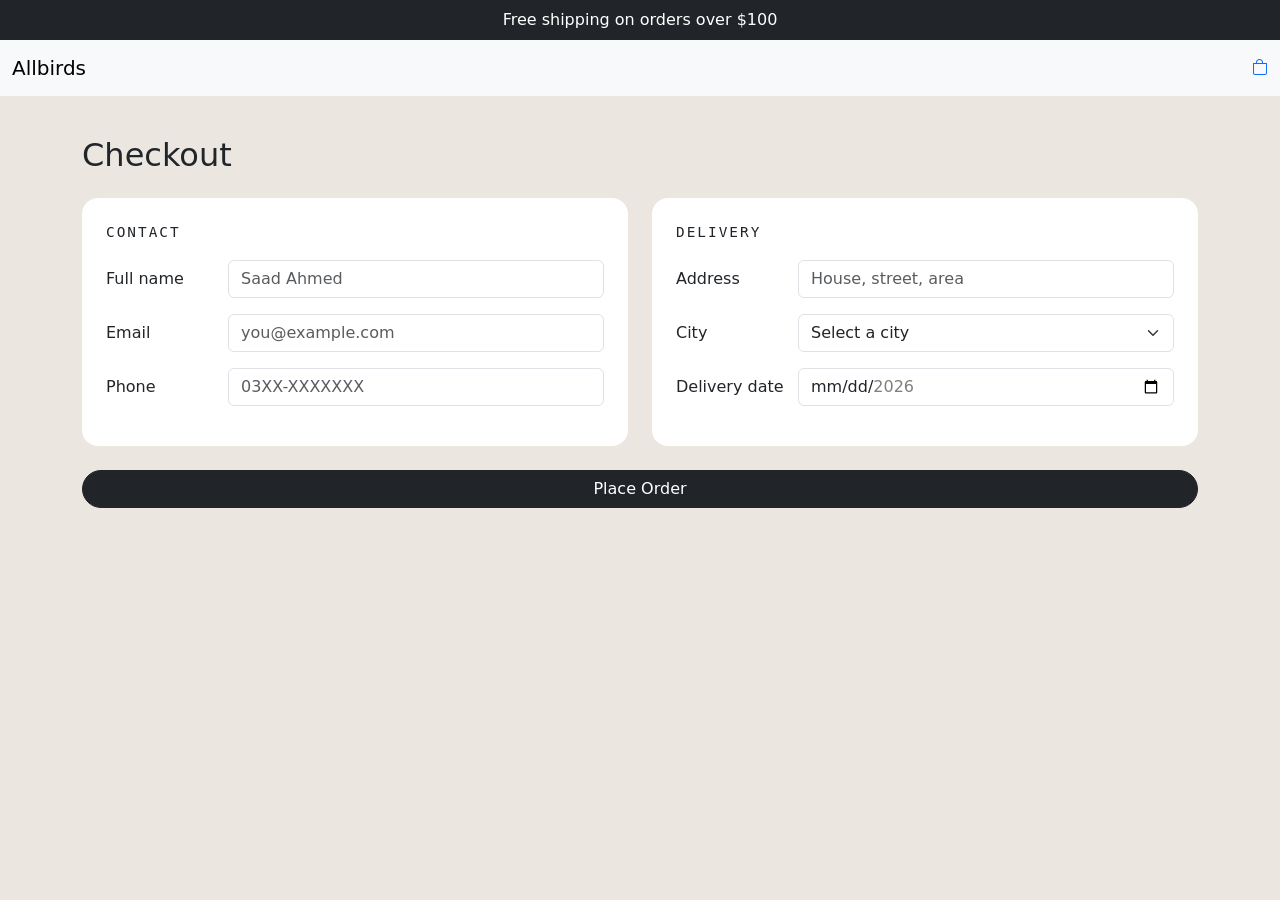
<file: midterm/assignment-2/checkout.html>
<!DOCTYPE html>
<html lang="en">
<head>
    <meta charset="UTF-8">
    <meta name="viewport" content="width=device-width, initial-scale=1.0">
    <title>Checkout | Allbirds Clone</title>
    <link href="https://cdn.jsdelivr.net/npm/bootstrap@5.3.3/dist/css/bootstrap.min.css" rel="stylesheet">
    <link rel="stylesheet" href="style.css">
    <link rel="stylesheet" href="https://cdn.jsdelivr.net/npm/bootstrap-icons@1.11.3/font/bootstrap-icons.min.css">
</head>
<body>
    <header>
        <div class="bg-dark text-white text-center py-2">Free shipping on orders over $100</div>
        <nav class="navbar bg-light">
            <div class="container-fluid">
                <a class="navbar-brand" href="index.html">Allbirds</a>
                <div class="d-flex gap-3">
                    <a href="checkout.html"><i class="bi bi-bag"></i></a>
                </div>
            </div>
        </nav>
    </header>

    <main>
        <section class="checkout-section">
            <div class="container">
                <h1 class="fs-2 mb-4">Checkout</h1>

                <form action="#">
                    <div class="checkout-fieldsets">

                        <fieldset>
                            <legend>Contact</legend>

                            <div class="field">
                                <label for="fullname">Full name</label>
                                <input class="form-control" type="text" id="fullname" name="fullname" placeholder="Saad Ahmed" required>
                                <span class="msg">Please enter your full name.</span>
                            </div>

                            <div class="field">
                                <label for="email">Email</label>
                                <input class="form-control" type="email" id="email" name="email" placeholder="you@example.com" required>
                                <span class="msg">Please enter a valid email address.</span>
                            </div>

                            <div class="field">
                                <label for="phone">Phone</label>
                                <input class="form-control" type="tel" id="phone" name="phone" placeholder="03XX-XXXXXXX" pattern="03[0-9]{2}-[0-9]{7}" required>
                                <span class="msg">Use the format 03XX-XXXXXXX.</span>
                            </div>
                        </fieldset>

                        <fieldset>
                            <legend>Delivery</legend>

                            <div class="field">
                                <label for="address">Address</label>
                                <input class="form-control" type="text" id="address" name="address" placeholder="House, street, area" required>
                                <span class="msg">Please enter your address.</span>
                            </div>

                            <div class="field">
                                <label for="city">City</label>
                                <select class="form-select" id="city" name="city" required>
                                    <option value="">Select a city</option>
                                    <option>Lahore</option>
                                    <option>Karachi</option>
                                    <option>Islamabad</option>
                                    <option>Faisalabad</option>
                                </select>
                                <span class="msg">Please choose a city.</span>
                            </div>

                            <div class="field">
                                <label for="date">Delivery date</label>
                                <input class="form-control" type="date" id="date" name="date" min="2026-10-29" max="2026-11-15" required>
                                <span class="msg">Pick a date between 29 Oct and 15 Nov 2026.</span>
                            </div>
                        </fieldset>

                    </div>

                    <button class="btn btn-dark rounded-pill w-100" type="submit">Place Order</button>
                </form>
            </div>
        </section>
    </main>
</body>
</html>
</file>
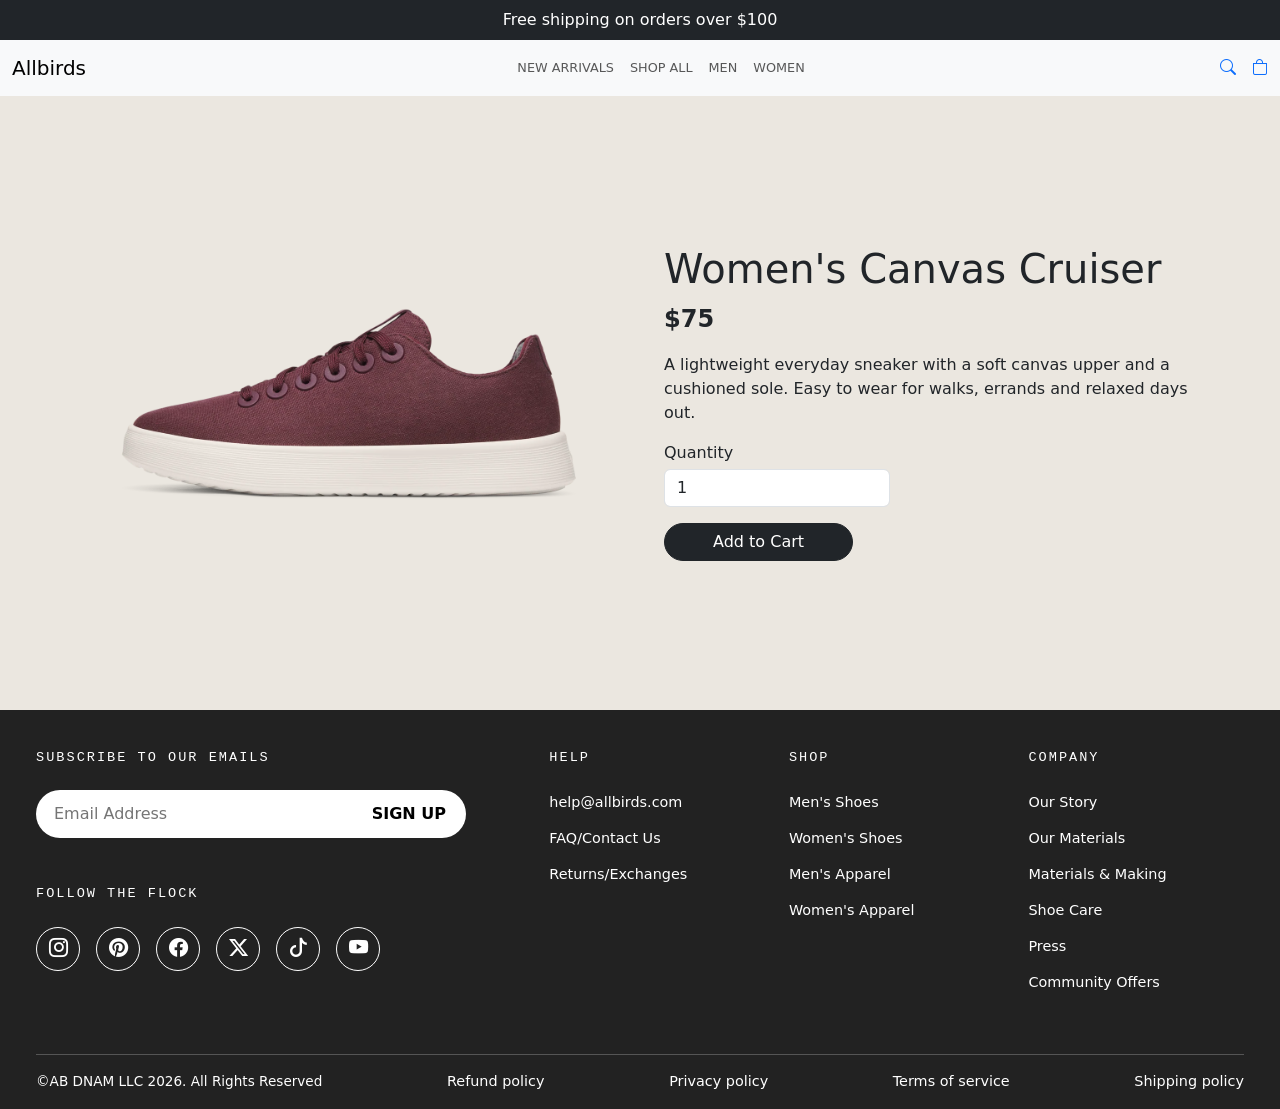
<file: midterm/assignment-2/product.html>
<!DOCTYPE html>
<html lang="en">
<head>
    <meta charset="UTF-8">
    <meta name="viewport" content="width=device-width, initial-scale=1.0">
    <title>Women's Canvas Cruiser | Allbirds Clone</title>
    <link href="https://cdn.jsdelivr.net/npm/bootstrap@5.3.3/dist/css/bootstrap.min.css" rel="stylesheet">
    <link rel="stylesheet" href="style.css">
    <link rel="stylesheet" href="https://cdn.jsdelivr.net/npm/bootstrap-icons@1.11.3/font/bootstrap-icons.min.css">
</head>
<body>
    <header>
        <div class="bg-dark text-white text-center py-2">Free shipping on orders over $100</div>
        <nav class="navbar bg-light">
            <div class="container-fluid">
                <button class="navbar-toggler" type="button" data-bs-toggle="collapse" data-bs-target=".navbar-collapse" aria-expanded="false" aria-label="Toggle navigation">
                    <span class="navbar-toggler-icon"></span>
                </button>
                <a class="navbar-brand" href="index.html">Allbirds</a>
                <div class="collapse navbar-collapse">
                    <ul class="navbar-nav mx-auto mb-2 mb-lg-0">
                        <li class="nav-item"><a class="nav-link" href="#">NEW ARRIVALS</a></li>
                        <li class="nav-item"><a class="nav-link" href="#">SHOP ALL</a></li>
                        <li class="nav-item"><a class="nav-link" href="#">MEN</a></li>
                        <li class="nav-item"><a class="nav-link" href="#">WOMEN</a></li>
                    </ul>
                </div>
                <div class="d-flex gap-3">
                    <a href="#"><i class="bi bi-search"></i></a>
                    <a href="checkout.html"><i class="bi bi-bag"></i></a>
                </div>
            </div>
        </nav>
    </header>

    <main>
        <section class="product-section">
            <div class="container">
                <div class="row g-5 align-items-center">
                    <div class="col-12 col-md-6">
                        <img class="product-img img-fluid" src="images/best seller1.webp" alt="Women's canvas cruiser sneaker">
                    </div>
                    <div class="col-12 col-md-6">
                        <h1>Women's Canvas Cruiser</h1>
                        <p class="product-price">$75</p>
                        <p>A lightweight everyday sneaker with a soft canvas upper and a cushioned sole. Easy to wear for walks, errands and relaxed days out.</p>

                        <label class="d-block mb-3">
                            Quantity
                            <input class="form-control w-auto mt-1" type="number" min="1" value="1">
                        </label>

                        <a class="btn btn-dark rounded-pill px-5" href="#">Add to Cart</a>
                    </div>
                </div>
            </div>
        </section>
    </main>

    <footer class="site-footer">
        <div class="container-fluid">
            <div class="row g-4">
                <div class="col-12 col-lg-5">
                    <h5>Subscribe to our emails</h5>
                    <form class="signup">
                        <input class="signup-input" type="email" placeholder="Email Address">
                        <button class="signup-btn" type="button">Sign Up</button>
                    </form>

                    <h5 class="follow-heading">Follow the flock</h5>
                    <div class="d-flex gap-3">
                        <a class="social" href="#"><i class="bi bi-instagram"></i></a>
                        <a class="social" href="#"><i class="bi bi-pinterest"></i></a>
                        <a class="social" href="#"><i class="bi bi-facebook"></i></a>
                        <a class="social" href="#"><i class="bi bi-twitter-x"></i></a>
                        <a class="social" href="#"><i class="bi bi-tiktok"></i></a>
                        <a class="social" href="#"><i class="bi bi-youtube"></i></a>
                    </div>
                </div>

                <div class="col-12 col-lg-7">
                    <div class="row row-cols-1 row-cols-md-3 g-4">
                        <div class="col">
                            <h5>Help</h5>
                            <ul>
                                <li><a href="#">help@allbirds.com</a></li>
                                <li><a href="#">FAQ/Contact Us</a></li>
                                <li><a href="#">Returns/Exchanges</a></li>
                            </ul>
                        </div>
                        <div class="col">
                            <h5>Shop</h5>
                            <ul>
                                <li><a href="#">Men's Shoes</a></li>
                                <li><a href="#">Women's Shoes</a></li>
                                <li><a href="#">Men's Apparel</a></li>
                                <li><a href="#">Women's Apparel</a></li>
                            </ul>
                        </div>
                        <div class="col">
                            <h5>Company</h5>
                            <ul>
                                <li><a href="#">Our Story</a></li>
                                <li><a href="#">Our Materials</a></li>
                                <li><a href="#">Materials &amp; Making</a></li>
                                <li><a href="#">Shoe Care</a></li>
                                <li><a href="#">Press</a></li>
                                <li><a href="#">Community Offers</a></li>
                            </ul>
                        </div>
                    </div>
                </div>
            </div>

            <div class="footer-bottom d-flex flex-wrap justify-content-between gap-3">
                <span>&copy;AB DNAM LLC 2026. All Rights Reserved</span>
                <a href="#">Refund policy</a>
                <a href="#">Privacy policy</a>
                <a href="#">Terms of service</a>
                <a href="#">Shipping policy</a>
            </div>
        </div>
    </footer>

    <script src="https://cdn.jsdelivr.net/npm/bootstrap@5.3.3/dist/js/bootstrap.bundle.min.js"></script>
</body>
</html>
</file>
<file: style.css>
body {
    font-family: Arial, sans-serif;
    padding: 20px;
}

main {
    max-width: 800px;
    margin: 20px auto;
    background-color: #f9f9f9;
    box-shadow: 0 0 10px rgba(0, 0, 0, 0.5);
    padding: 20px;
}

header {
    display: flex;
    align-items: center;
    background-color: #4d6d8d;
    text-align: center;
    padding: 20px;
}

.intro {
    flex: 1;
}

.photo {
    border: 4px solid #fff;
}

h2 {
    color: #4d6d8d;
}
.slider {
    display: flex;
    overflow-x: auto;
    border: 1px solid #ccc;
    padding: 16px;
}

.slide {
    flex: 0 0 150px;
    text-align: center;
    margin-right: 16px;
}
</file>
<file: assignment-2/style.css>
.hero{
    background-image: url("images/hero.webp");
    background-size: cover;
    background-position: center;
    height: 70vh;
    color: #fff;
}
.body {
    background-color: #fef3c6;
}
.tile {
    height: 400px;
    border-radius: 24px;
    display: flex;
    flex-direction: column;
    align-items: center;
    justify-content: center;
    position: relative;
    overflow: hidden;
    transition: border-radius 0.3s;
}
.tile:hover { border-radius: 50%; }
.tile .btn { opacity: 0; }
.tile:hover .btn { opacity: 1; }
@media (max-width: 768px) { .tile .btn { opacity: 1; } }
body {
    background-color: #ebe7e0;
}

.best-sellers h2 {
    display: inline-block;
    font-size: 1.2rem;
    text-transform: uppercase;
    letter-spacing: 2px;
    border-bottom: 2px solid #000;
    padding-bottom: 4px;
    margin: 24px 0;
}

.best-sellers .card {
    border: none;
    background-color:#fff;
    border-radius: 16px;
}

.best-sellers .card-img-top {
    height: 280px;
    object-fit: cover;
    border-radius: 16px;
}

.best-sellers .card-title {
    font-size: 1rem;
    margin-top: 12px;
}

.best-sellers .btn {
    border-radius: 50px;
}
.info-section {
    margin: 32px 0;
}

.info-card {
    background-color: #fff;
    border-radius: 24px;
    padding: 32px;
    height: 100%;
}

.info-card h5 {
    font-family: monospace;
    font-size: 0.9rem;
    text-transform: uppercase;
    letter-spacing: 2px;
    margin-bottom: 24px;
}

.info-card p {
    font-size: 1.2rem;
    margin: 0;
}
.site-footer {
    background-color: #222;
    color: #fff;
    padding: 40px 24px 16px;
    margin-top: 40px;
}

.site-footer h5 {
    font-family: monospace;
    font-size: 0.85rem;
    text-transform: uppercase;
    letter-spacing: 2px;
    margin-bottom: 24px;
}

.site-footer ul {
    list-style: none;
    padding: 0;
    margin: 0;
}

.site-footer li {
    margin-bottom: 12px;
}

.site-footer a {
    color: #fff;
    text-decoration: none;
    font-size: 0.9rem;
}

.site-footer a:hover {
    text-decoration: underline;
}

.signup {
    display: flex;
    background-color: #fff;
    border-radius: 50px;
    padding: 4px 4px 4px 16px;
    max-width: 430px;
}

.signup-input {
    flex: 1;
    border: none;
    outline: none;
    font-size: 1rem;
}

.signup-btn {
    border: none;
    background: none;
    font-weight: bold;
    text-transform: uppercase;
    padding: 8px 16px;
}

.follow-heading {
    margin-top: 48px;
}

.social {
    display: flex;
    align-items: center;
    justify-content: center;
    width: 44px;
    height: 44px;
    border: 1px solid #fff;
    border-radius: 50%;
}

.social i {
    font-size: 1.2rem;
}

.footer-bottom {
    margin-top: 48px;
    padding-top: 16px;
    border-top: 1px solid #555;
    font-size: 0.85rem;
}
.product-section {
    margin: 40px 0;
}

.product-img {
    border-radius: 16px;
}

.product-price {
    font-size: 1.5rem;
    font-weight: bold;
}
</file>
<file: midterm/assignment-2/style.css>
.hero{
    background-image: url("images/hero.webp");
    background-size: cover;
    background-position: center;
    height: 70vh;
    color: #fff;
}
.body {
    background-color: #fef3c6;
}
.tile {
    height: 400px;
    border-radius: 24px;
    display: flex;
    flex-direction: column;
    align-items: center;
    justify-content: center;
    position: relative;
    overflow: hidden;
    transition: border-radius 0.3s;
}
.tile:hover { border-radius: 50%; }
.tile .btn { opacity: 0; }
.tile:hover .btn { opacity: 1; }
@media (max-width: 768px) { .tile .btn { opacity: 1; } }
body {
    background-color: #ebe7e0;
}

.best-sellers h2 {
    display: inline-block;
    font-size: 1.2rem;
    text-transform: uppercase;
    letter-spacing: 2px;
    border-bottom: 2px solid #000;
    padding-bottom: 4px;
    margin: 24px 0;
}

.best-sellers .card {
    border: none;
    background-color:#fff;
    border-radius: 16px;
}

.best-sellers .card-img-top {
    height: 280px;
    object-fit: cover;
    border-radius: 16px;
}

.best-sellers .card-title {
    font-size: 1rem;
    margin-top: 12px;
}

.best-sellers .btn {
    border-radius: 50px;
}
.info-section {
    margin: 32px 0;
}

.info-card {
    background-color: #fff;
    border-radius: 24px;
    padding: 32px;
    height: 100%;
}

.info-card h5 {
    font-family: monospace;
    font-size: 0.9rem;
    text-transform: uppercase;
    letter-spacing: 2px;
    margin-bottom: 24px;
}

.info-card p {
    font-size: 1.2rem;
    margin: 0;
}
.site-footer {
    background-color: #222;
    color: #fff;
    padding: 40px 24px 16px;
    margin-top: 40px;
}

.site-footer h5 {
    font-family: monospace;
    font-size: 0.85rem;
    text-transform: uppercase;
    letter-spacing: 2px;
    margin-bottom: 24px;
}

.site-footer ul {
    list-style: none;
    padding: 0;
    margin: 0;
}

.site-footer li {
    margin-bottom: 12px;
}

.site-footer a {
    color: #fff;
    text-decoration: none;
    font-size: 0.9rem;
}

.site-footer a:hover {
    text-decoration: underline;
}

.signup {
    display: flex;
    background-color: #fff;
    border-radius: 50px;
    padding: 4px 4px 4px 16px;
    max-width: 430px;
}

.signup-input {
    flex: 1;
    border: none;
    outline: none;
    font-size: 1rem;
}

.signup-btn {
    border: none;
    background: none;
    font-weight: bold;
    text-transform: uppercase;
    padding: 8px 16px;
}

.follow-heading {
    margin-top: 48px;
}

.social {
    display: flex;
    align-items: center;
    justify-content: center;
    width: 44px;
    height: 44px;
    border: 1px solid #fff;
    border-radius: 50%;
}

.social i {
    font-size: 1.2rem;
}

.footer-bottom {
    margin-top: 48px;
    padding-top: 16px;
    border-top: 1px solid #555;
    font-size: 0.85rem;
}
.product-section {
    margin: 40px 0;
}

.product-img {
    border-radius: 16px;
}

.product-price {
    font-size: 1.5rem;
    font-weight: bold;
}
:root {
    --accent: hsl(119, 70%, 45%);
}

/* Task 1: mega-menu (mobile first) */
.mega-panel {
    display: none;
}

.mega-accordion details {
    border-bottom: 1px solid #ccc;
}

.mega-accordion summary {
    padding: 8px 0;
    cursor: pointer;
    font-weight: bold;
}

.mega-accordion ul,
.mega-panel ul {
    list-style: none;
    padding: 0;
    margin: 0 0 8px;
}

.mega-accordion a,
.mega-panel a {
    display: block;
    padding: 4px 0;
    color: #222;
    text-decoration: none;
}

.mega-accordion a:hover,
.mega-panel a:hover {
    color: var(--accent);
}

.mega-panel h6 {
    font-family: monospace;
    font-size: 0.85rem;
    text-transform: uppercase;
    letter-spacing: 2px;
    margin-bottom: 12px;
}

/* 617px and wider */
@media (min-width: 617px) {
    /* Bootstrap would wait until 992px, so we do it ourselves */
    .navbar-toggler {
        display: none;
    }
    .navbar-collapse {
        display: flex !important;
        flex-basis: auto;
    }
    .navbar-nav {
        flex-direction: row;
        margin-bottom: 0 !important;
    }
    .navbar-nav .nav-link {
        padding: 8px;
        font-size: 0.8rem;
    }

    .mega-accordion {
        display: none;
    }

    .mega-panel {
        position: absolute;
        top: 100%;
        left: 0;
        right: 0;
        z-index: 1000;
        background-color: #fff;
        padding: 24px;
        border-top: 3px solid var(--accent);
        box-shadow: 0 8px 16px rgba(0, 0, 0, 0.15);
        grid-template-columns: repeat(5, 1fr);
        gap: 24px;
    }

    /* invisible strip so the menu stays open while the pointer crosses the gap */
    .mega-panel::before {
        content: "";
        position: absolute;
        top: -20px;
        left: 0;
        right: 0;
        height: 20px;
    }

    .mega-item:hover .mega-panel,
    .mega-item:focus-within .mega-panel {
        display: grid;
    }

}
/* Task 2: checkout */
.checkout-section {
    margin: 40px 0;
}

.checkout-fieldsets {
    display: grid;
    grid-template-columns: 1fr;
    gap: 24px;
    margin-bottom: 24px;
}

.checkout-fieldsets fieldset {
    background-color: #fff;
    border-radius: 16px;
    padding: 24px;
}

.checkout-fieldsets legend {
    font-family: monospace;
    font-size: 0.9rem;
    text-transform: uppercase;
    letter-spacing: 2px;
    margin-bottom: 16px;
}

/* below 617px: label above input */
.field {
    display: grid;
    gap: 4px;
    margin-bottom: 16px;
}

.field .form-control:focus,
.field .form-select:focus {
    border-color: var(--accent);
    box-shadow: none;
}

/* message hidden until the user touches an invalid field */
.msg {
    display: none;
    color: red;
    font-size: 0.85rem;
}

.field input:user-invalid,
.field select:user-invalid {
    border-color: red;
}

.field input:user-invalid + .msg,
.field select:user-invalid + .msg {
    display: block;
}

/* 617px and wider: fieldsets side by side, labels in a left column */
@media (min-width: 617px) {
    .checkout-fieldsets {
        grid-template-columns: 1fr 1fr;
    }

    .field {
        grid-template-columns: 110px 1fr;
        gap: 4px 12px;
        align-items: center;
    }

    .msg {
        grid-column: 2;
    }
}
/* Task 3: cart badge and mini cart */
.cart-wrap {
    position: relative;
}

#cart-badge {
    background-color: var(--accent);
    color: #fff;
    border-radius: 50px;
    font-size: 0.7rem;
    padding: 2px 6px;
    margin-left: 2px;
}

#mini-cart {
    display: none;
    position: absolute;
    top: 100%;
    right: 0;
    z-index: 1000;
    width: 280px;
    background-color: #fff;
    padding: 16px;
    border-radius: 16px;
    box-shadow: 0 8px 16px rgba(0, 0, 0, 0.15);
}

#mini-cart.open {
    display: block;
}

#mini-cart ul {
    list-style: none;
    padding: 0;
    margin: 0 0 12px;
}

#mini-cart li {
    font-size: 0.9rem;
    margin-bottom: 8px;
}

.remove-btn {
    border: none;
    background: none;
    color: red;
    text-decoration: underline;
}
</file>
